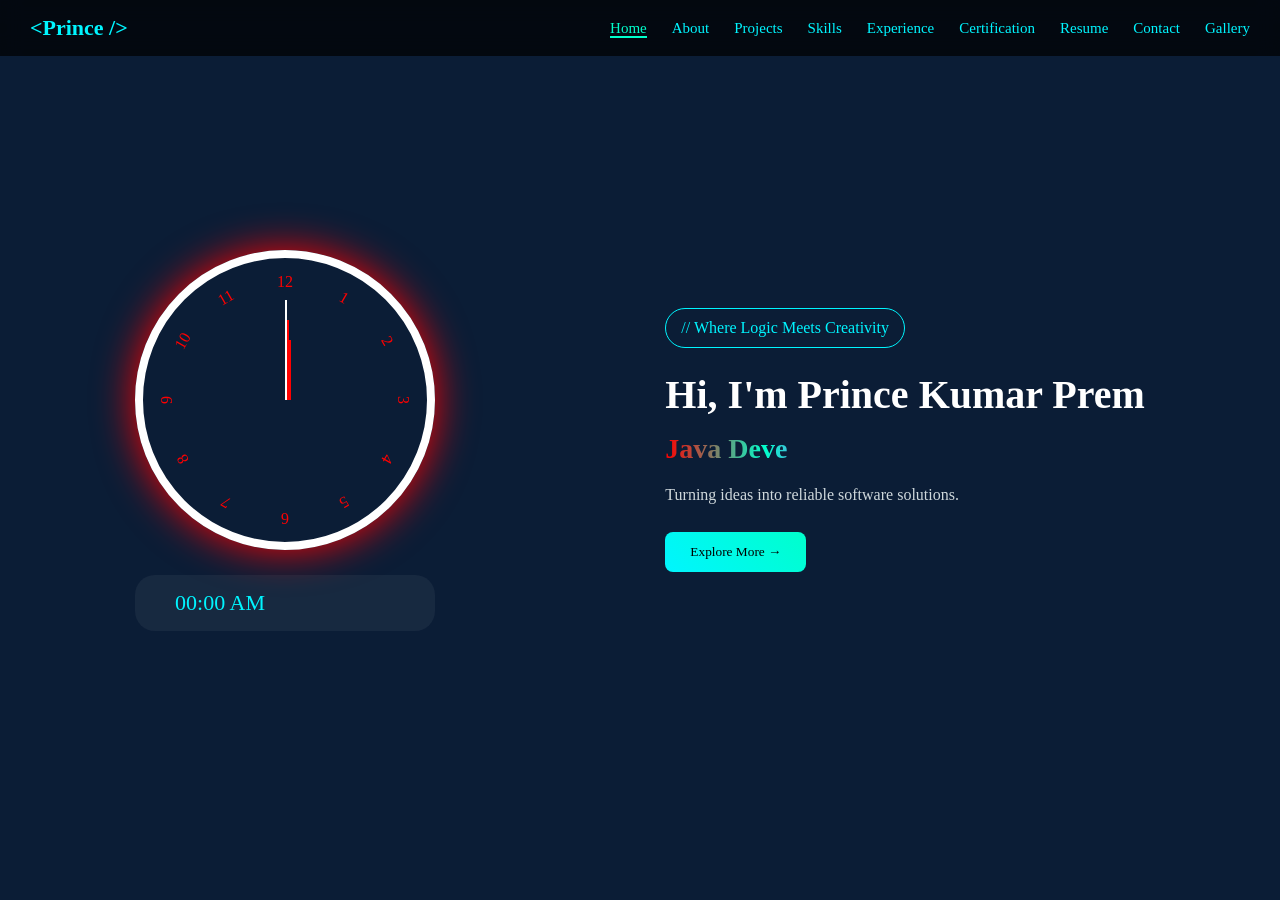
<file: index.html>
<!DOCTYPE html>
<html lang="en">

<head>
    <meta charset="UTF-8">
    <meta name="viewport" content="width=device-width, initial-scale=1.0">
    <title>Prince Prem | Portfolio</title>
    <link rel="stylesheet" href="index.css">
</head>

<body>

    <!-- NAVBAR -->
    <nav class="navbar">
        <div class="logo">&lt;Prince /&gt;</div>

        <div class="menu-toggle" id="menu-toggle">☰</div>

        <ul id="nav-links">
            <li><a href="index.html" class="active">Home</a></li>
            <li><a href="about.html">About</a></li>
            <li><a href="project.html">Projects</a></li>
            <li><a href="skill.html">Skills</a></li>
            <li><a href="exp.html">Experience</a></li>
            <li><a href="certify.html">Certification</a></li>
            <li><a href="res.html">Resume</a></li>
            <li><a href="cont.html">Contact</a></li>
            <li><a href="gall.html">Gallery</a></li>
        </ul>
    </nav>

    <!-- HOME -->
    <section class="home">

        <!-- CLOCK -->
        <div class="clock-box">
            <div class="clock">
                <div class="numbers">
                    <span style="--i:1">1</span>
                    <span style="--i:2">2</span>
                    <span style="--i:3">3</span>
                    <span style="--i:4">4</span>
                    <span style="--i:5">5</span>
                    <span style="--i:6">6</span>
                    <span style="--i:7">7</span>
                    <span style="--i:8">8</span>
                    <span style="--i:9">9</span>
                    <span style="--i:10">10</span>
                    <span style="--i:11">11</span>
                    <span style="--i:12">12</span>
                </div>

                <div class="hand hour" id="hour"></div>
                <div class="hand minute" id="minute"></div>
                <div class="hand second" id="second"></div>
            </div>

            <div class="digital" id="digital">00:00 AM</div>
        </div>

        <!-- CONTENT -->
        <div class="content">
            <span class="tag">// Where Logic Meets Creativity</span>

            <h1>Hi, I'm Prince Kumar Prem</h1>

            <h2 class="typing">
                <span id="typing"></span>
            </h2>

            <p>Turning ideas into reliable software solutions.</p>

            <button class="btn">Explore More →</button>
        </div>

    </section>

    <!-- 🔥 MOVING TEXT -->
    <div class="heartbeat">
        <div class="name">
            Prince Kumar Prem • Developer • Designer • Creator •
            Prince Kumar Prem • Developer • Designer • Creator •
            Prince Kumar Prem • Developer • Designer • Creator •
        </div>
    </div>

    <!-- JS -->
    <script>
        // CLOCK
        function updateClock() {
            let now = new Date();

            let h = now.getHours();
            let m = now.getMinutes();
            let s = now.getSeconds();

            let hourDeg = (h % 12) * 30 + m * 0.5;
            let minDeg = m * 6;
            let secDeg = s * 6;

            document.getElementById("hour").style.transform = `rotate(${hourDeg}deg)`;
            document.getElementById("minute").style.transform = `rotate(${minDeg}deg)`;
            document.getElementById("second").style.transform = `rotate(${secDeg}deg)`;

            let ampm = h >= 12 ? "PM" : "AM";
            let hh = h % 12 || 12;
            let mm = m < 10 ? "0" + m : m;

            document.getElementById("digital").innerText = `${hh}:${mm} ${ampm}`;
        }
        setInterval(updateClock, 1000);

        // TYPING
        const roles = ["Java Developer", "Android App Developer", "Website Developer"];
        let i = 0, j = 0, current = "", del = false;

        function typing() {
            let txt = roles[i];

            if (!del) current = txt.substring(0, j++);
            else current = txt.substring(0, j--);

            document.getElementById("typing").innerText = current;

            if (!del && j == txt.length) {
                del = true;
                setTimeout(typing, 1000);
                return;
            }

            if (del && j == 0) {
                del = false;
                i = (i + 1) % roles.length;
            }

            setTimeout(typing, del ? 50 : 100);
        }
        typing();

        // MENU
        const menuToggle = document.getElementById("menu-toggle");
        const navLinks = document.getElementById("nav-links");

        menuToggle.onclick = () => {
            navLinks.classList.toggle("active");
        };
    </script>

</body>

</html>
</file>
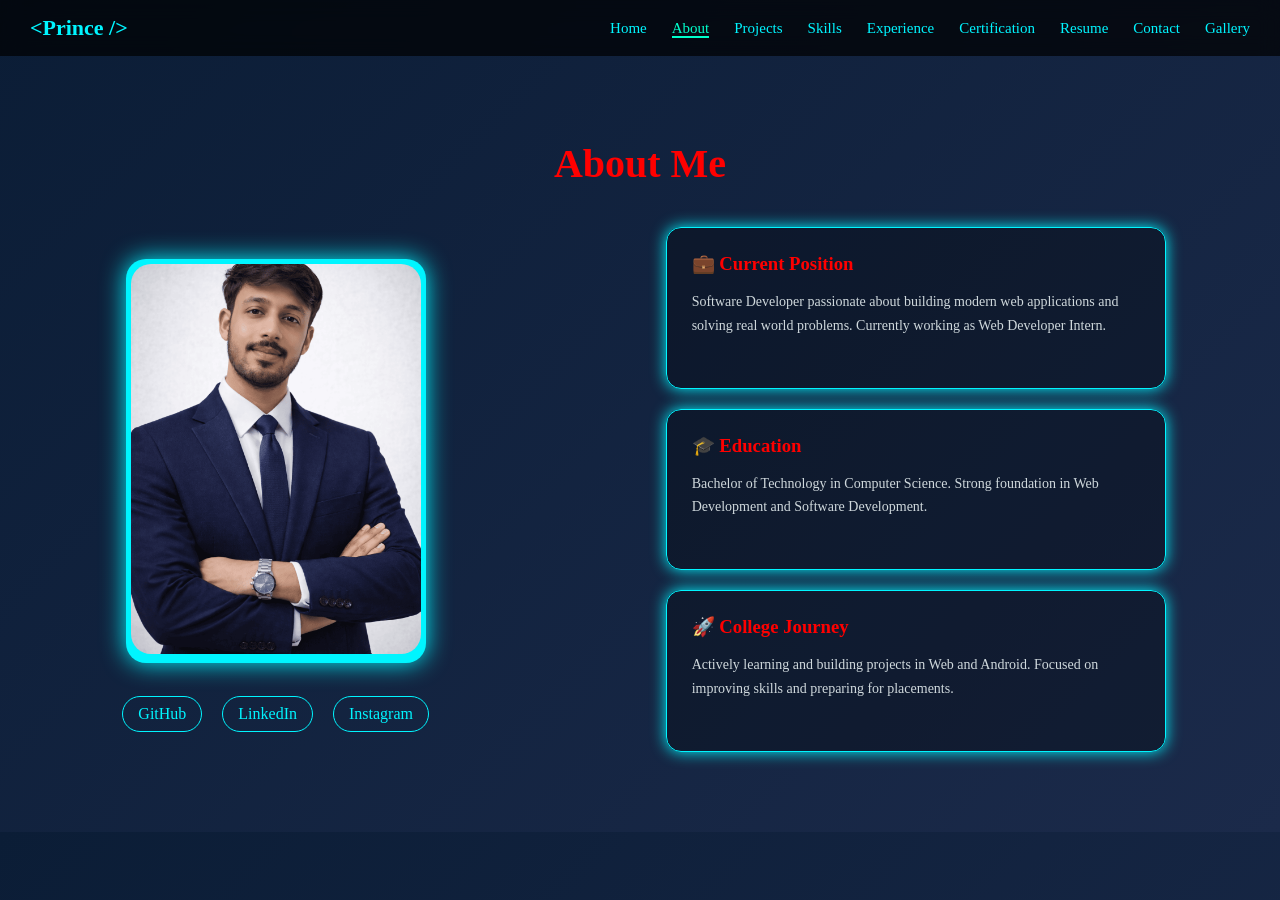
<file: about.html>
<!DOCTYPE html>
<html lang="en">

<head>
    <meta charset="UTF-8">

    <!-- 🔥 MOST IMPORTANT (MOBILE FIX) -->
    <meta name="viewport" content="width=device-width, initial-scale=1.0">

    <title>About - Prince</title>

    <!-- पहले common CSS -->
    <link rel="stylesheet" href="index.css">

    <!-- फिर page CSS -->
    <link rel="stylesheet" href="about.css">
</head>

<body>

    <!-- NAVBAR -->
    <nav class="navbar">
        <div class="logo">&lt;Prince /&gt;</div>

        <!-- ☰ MENU BUTTON -->
        <div class="menu-toggle" id="menu-toggle">☰</div>

        <ul id="nav-links">
            <li><a href="index.html">Home</a></li>
            <li><a href="about.html" class="active">About</a></li>
            <li><a href="project.html">Projects</a></li>
            <li><a href="skill.html">Skills</a></li>
            <li><a href="exp.html">Experience</a></li>
            <li><a href="certify.html">Certification</a></li>
            <li><a href="res.html">Resume</a></li>
            <li><a href="cont.html">Contact</a></li>
            <li><a href="gall.html">Gallery</a></li>
        </ul>
    </nav>

    <!-- ABOUT SECTION -->
    <section class="about">

        <h1>About Me</h1>

        <div class="about-container">

            <!-- LEFT SIDE -->
            <div class="left">

                <div class="image-box">
                    <img src="images/prince.png" alt="profile">
                </div>

                <div class="social">
                    <a href="https://github.com/princekumarprem">GitHub</a>
                    <a href="https://www.linkedin.com/in/prince-kumar-2a645b267/">LinkedIn</a>
                    <a href="https://www.instagram.com/prince_kumar_prem31/">Instagram</a>
                </div>

            </div>

            <!-- RIGHT SIDE -->
            <div class="right">

                <div class="card">
                    <h3>💼 Current Position</h3>
                    <p>
                        Software Developer passionate about building modern web
                        applications and solving real world problems. Currently
                        working as Web Developer Intern.
                    </p>
                </div>

                <div class="card">
                    <h3>🎓 Education</h3>
                    <p>
                        Bachelor of Technology in Computer Science. Strong
                        foundation in Web Development and Software Development.
                    </p>
                </div>

                <div class="card">
                    <h3>🚀 College Journey</h3>
                    <p>
                        Actively learning and building projects in Web and Android.
                        Focused on improving skills and preparing for placements.
                    </p>
                </div>

            </div>

        </div>

    </section>

    <script src="script.js"></script>

</body>

</html>
</file>
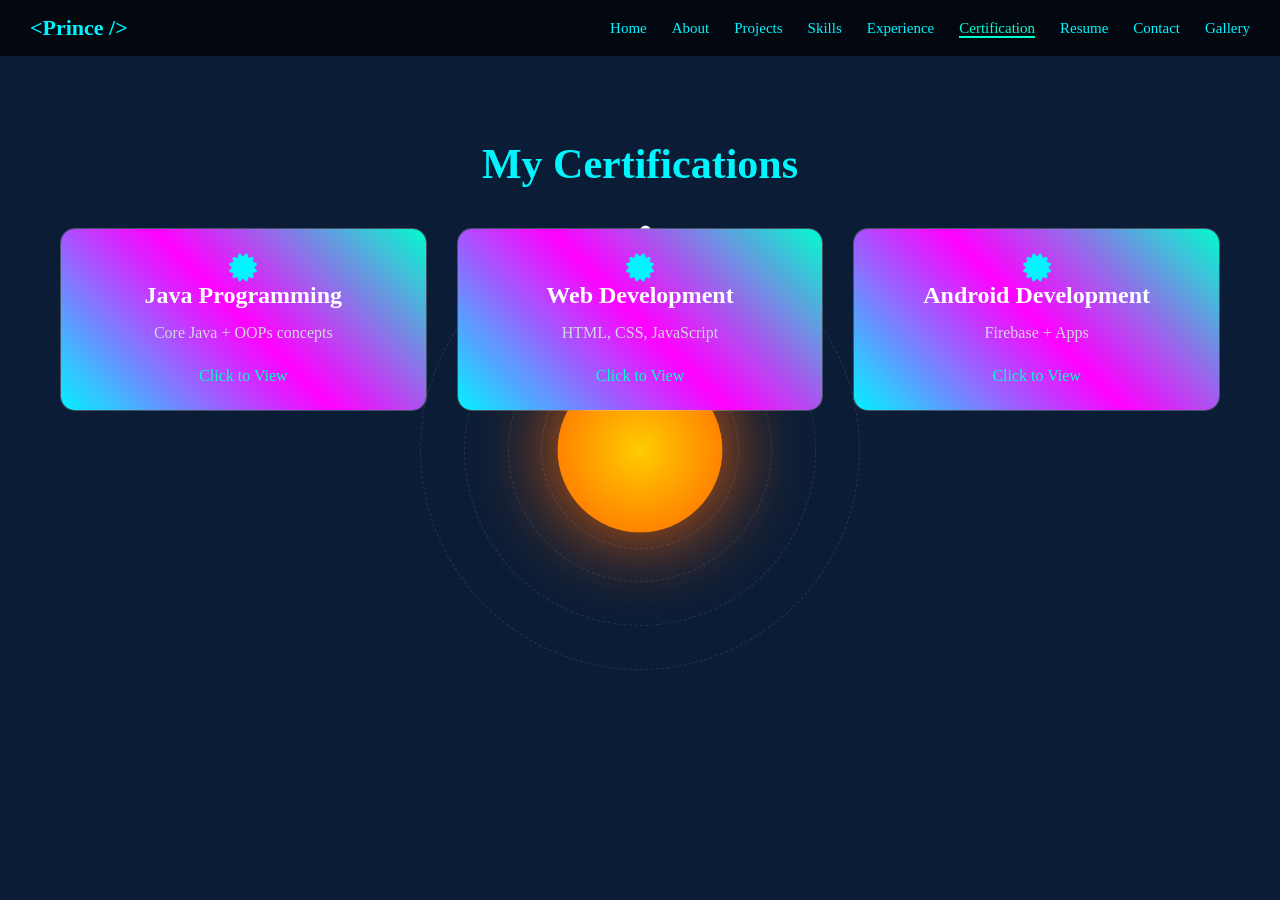
<file: certify.html>
<!DOCTYPE html>
<html lang="en">

<head>
    <meta charset="UTF-8">

    <!-- 🔥 MOST IMPORTANT (mobile fix) -->
    <meta name="viewport" content="width=device-width, initial-scale=1.0">

    <title>Certifications</title>

    <link rel="stylesheet" href="certify.css">
    <link rel="stylesheet" href="index.css">

    <!-- Icons -->
    <link rel="stylesheet" href="https://cdnjs.cloudflare.com/ajax/libs/font-awesome/6.5.0/css/all.min.css">
</head>

<body>

    <!-- 🌌 SOLAR SYSTEM BACKGROUND -->
    <div class="solar-system">
        <div class="sun"></div>

        <div class="orbit mercury">
            <div class="planet"></div>
        </div>
        <div class="orbit venus">
            <div class="planet"></div>
        </div>
        <div class="orbit earth">
            <div class="planet"></div>
        </div>
        <div class="orbit mars">
            <div class="planet"></div>
        </div>
    </div>

    <!-- 🔷 NAVBAR -->
    <nav class="navbar">
        <div class="logo">&lt;Prince /&gt;</div>

        <div class="menu-toggle" id="menu-toggle">☰</div>

        <ul id="nav-links">
            <li><a href="index.html">Home</a></li>
            <li><a href="about.html">About</a></li>
            <li><a href="project.html">Projects</a></li>
            <li><a href="skill.html">Skills</a></li>
            <li><a href="exp.html">Experience</a></li>
            <li><a href="certify.html" class="active">Certification</a></li>
            <li><a href="res.html">Resume</a></li>
            <li><a href="cont.html">Contact</a></li>
            <li><a href="gall.html">Gallery</a></li>
        </ul>
    </nav>

    <!-- 🔥 Certification Section -->
    <section class="cert-section">
        <h1>My Certifications</h1>

        <div class="cert-container">

            <!-- Card 1 -->
            <a href="certificates/java.pdf" target="_blank" class="cert-card">
                <i class="fa-solid fa-certificate"></i>
                <h2>Java Programming</h2>
                <p>Core Java + OOPs concepts</p>
                <span>Click to View</span>
            </a>

            <!-- Card 2 -->
            <a href="certificates/web.pdf" target="_blank" class="cert-card">
                <i class="fa-solid fa-certificate"></i>
                <h2>Web Development</h2>
                <p>HTML, CSS, JavaScript</p>
                <span>Click to View</span>
            </a>

            <!-- Card 3 -->
            <a href="certificates/android.pdf" target="_blank" class="cert-card">
                <i class="fa-solid fa-certificate"></i>
                <h2>Android Development</h2>
                <p>Firebase + Apps</p>
                <span>Click to View</span>
            </a>

        </div>
    </section>

    <script src="script.js"></script>
</body>

</html>
</file>
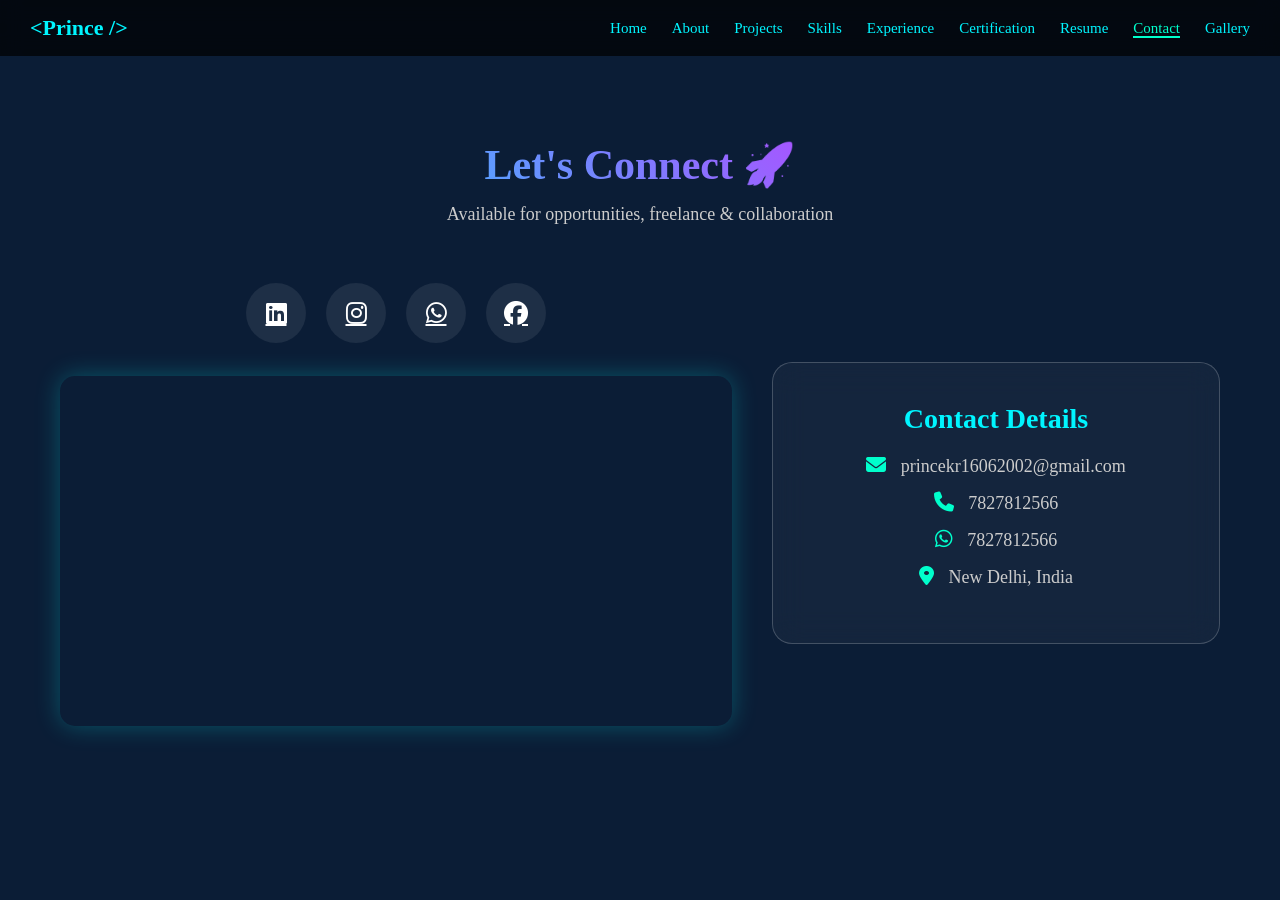
<file: cont.html>
<!DOCTYPE html>
<html lang="en">

<head>
    <meta charset="UTF-8">

    <!-- 🔥 MOST IMPORTANT -->
    <meta name="viewport" content="width=device-width, initial-scale=1.0">

    <title>Contact Me</title>

    <link rel="stylesheet" href="cont.css">
    <link rel="stylesheet" href="index.css">

    <!-- Icons -->
    <link rel="stylesheet" href="https://cdnjs.cloudflare.com/ajax/libs/font-awesome/6.5.0/css/all.min.css">
</head>

<body>

    <!-- 🔷 Navbar -->
    <nav class="navbar">
        <div class="logo">&lt;Prince /&gt;</div>

        <div class="menu-toggle" id="menu-toggle">☰</div>

        <ul id="nav-links">
            <li><a href="index.html">Home</a></li>
            <li><a href="about.html">About</a></li>
            <li><a href="project.html">Projects</a></li>
            <li><a href="skill.html">Skills</a></li>
            <li><a href="exp.html">Experience</a></li>
            <li><a href="certify.html">Certification</a></li>
            <li><a href="res.html">Resume</a></li>
            <li><a href="cont.html" class="active">Contact</a></li>
            <li><a href="gall.html">Gallery</a></li>
        </ul>
    </nav>

    <!-- 🔥 Contact Section -->
    <section class="contact">

        <h1>Let's Connect 🚀</h1>
        <p>Available for opportunities, freelance & collaboration</p>

        <div class="contact-box">

            <!-- LEFT -->
            <div class="left">

                <!-- Social Icons -->
                <div class="socials">
                    <a href="#"><i class="fab fa-linkedin"></i></a>
                    <a href="#"><i class="fab fa-instagram"></i></a>
                    <a href="https://wa.me/917827812566"><i class="fab fa-whatsapp"></i></a>
                    <a href="#"><i class="fab fa-facebook"></i></a>
                </div>

                <!-- Map -->
                <div class="map">
                    <iframe src="https://www.google.com/maps?q=New+Delhi&output=embed" loading="lazy">
                    </iframe>
                </div>

            </div>

            <!-- RIGHT -->
            <div class="right">

                <div class="info-card">

                    <h2>Contact Details</h2>

                    <p><i class="fas fa-envelope"></i> princekr16062002@gmail.com</p>

                    <p><i class="fas fa-phone"></i> 7827812566</p>

                    <p><i class="fab fa-whatsapp"></i> 7827812566</p>

                    <p><i class="fas fa-map-marker-alt"></i> New Delhi, India</p>

                </div>

            </div>

        </div>

    </section>

    <script src="script.js"></script>
</body>

</html>
</file>
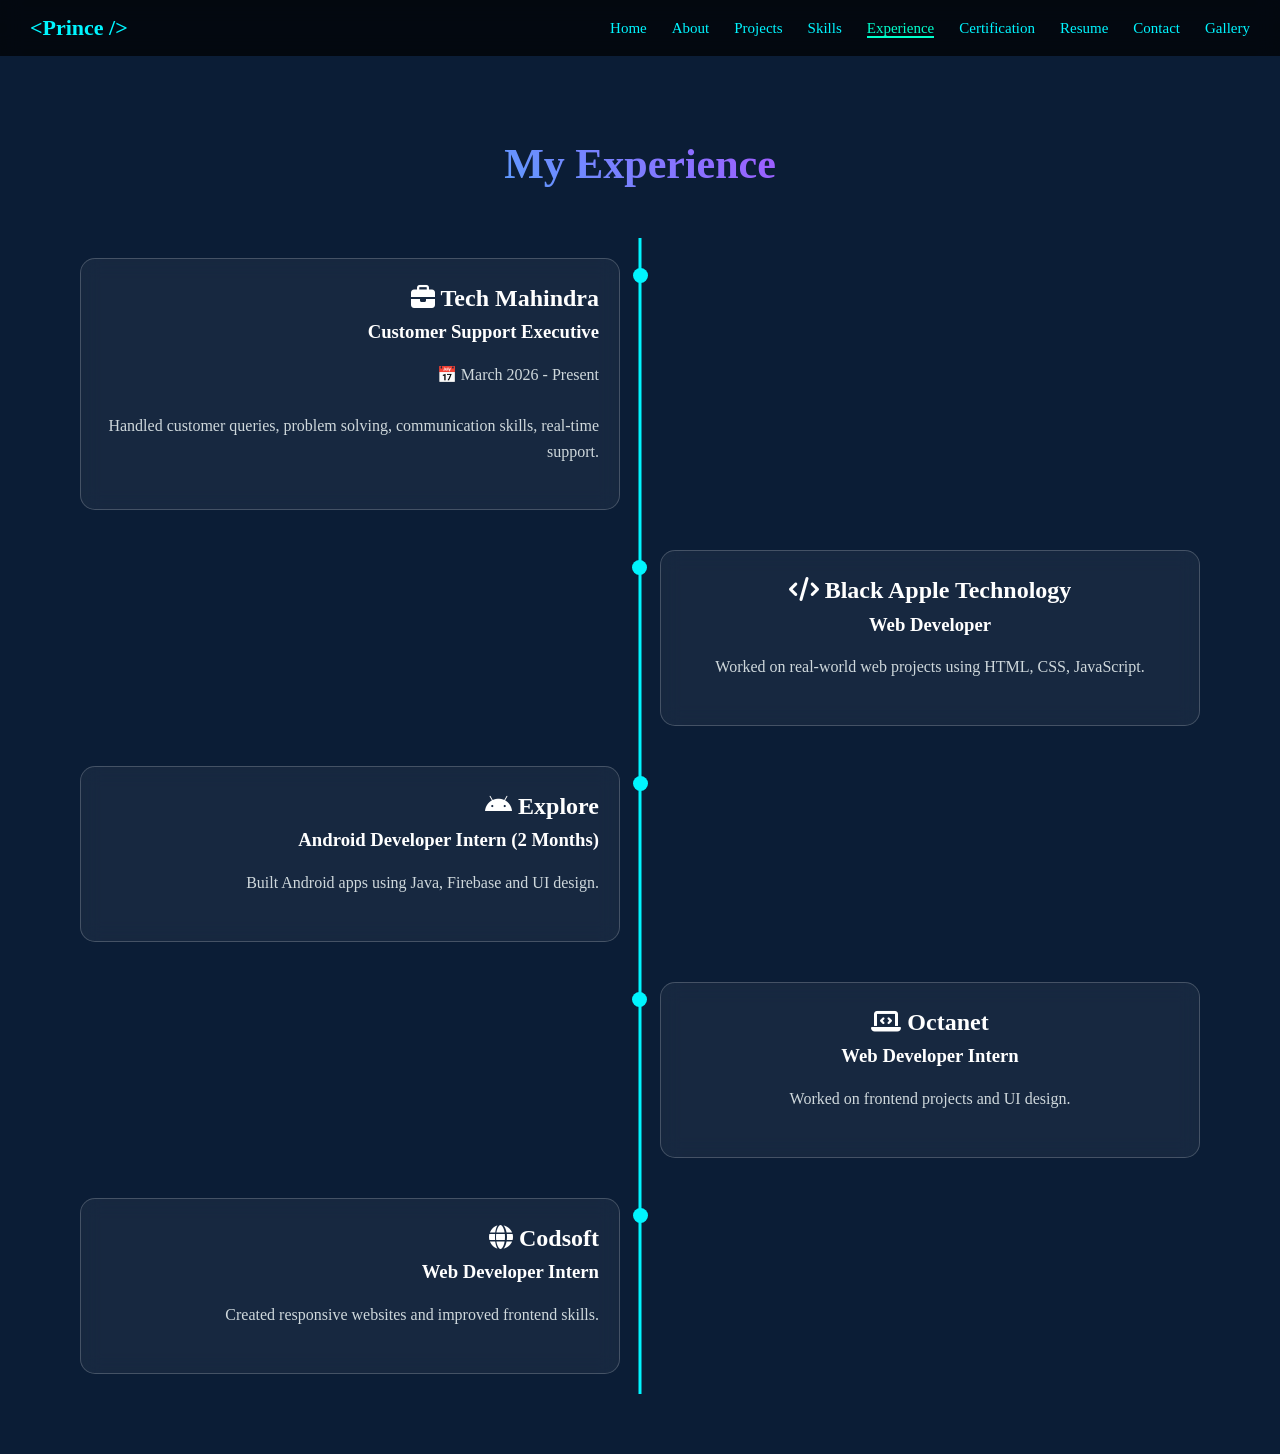
<file: exp.html>
<!DOCTYPE html>
<html lang="en">

<head>
    <meta charset="UTF-8">

    <!-- 🔥 MOST IMPORTANT (mobile fix) -->
    <meta name="viewport" content="width=device-width, initial-scale=1.0">

    <title>Experience</title>

    <link rel="stylesheet" href="exp.css">
    <link rel="stylesheet" href="index.css">

    <!-- Icons -->
    <link rel="stylesheet" href="https://cdnjs.cloudflare.com/ajax/libs/font-awesome/6.5.0/css/all.min.css">
</head>

<body>

    <!-- 🌌 Background -->
    <div class="stars"></div>
    <div class="stars2"></div>
    <div class="stars3"></div>

    <!-- 🔷 Navbar -->
    <nav class="navbar">
        <div class="logo">&lt;Prince /&gt;</div>

        <!-- ☰ MENU BUTTON -->
        <div class="menu-toggle" id="menu-toggle">☰</div>

        <ul id="nav-links">
            <li><a href="index.html">Home</a></li>
            <li><a href="about.html">About</a></li>
            <li><a href="project.html">Projects</a></li>
            <li><a href="skill.html">Skills</a></li>
            <li><a href="exp.html" class="active">Experience</a></li>
            <li><a href="certify.html">Certification</a></li>
            <li><a href="res.html">Resume</a></li>
            <li><a href="cont.html">Contact</a></li>
            <li><a href="gall.html">Gallery</a></li>
        </ul>
    </nav>

    <!-- 🔥 Experience Section -->
    <section class="exp-section">
        <h1>My Experience</h1>

        <div class="timeline">

            <div class="timeline-item">
                <div class="content">
                    <h2><i class="fa-solid fa-briefcase"></i> Tech Mahindra</h2>
                    <h3>Customer Support Executive</h3>
                    <p>📅 March 2026 - Present</p>
                    <p>Handled customer queries, problem solving, communication skills, real-time support.</p>
                </div>
            </div>

            <div class="timeline-item">
                <div class="content">
                    <h2><i class="fa-solid fa-code"></i> Black Apple Technology</h2>
                    <h3>Web Developer</h3>
                    <p>Worked on real-world web projects using HTML, CSS, JavaScript.</p>
                </div>
            </div>

            <div class="timeline-item">
                <div class="content">
                    <h2><i class="fa-brands fa-android"></i> Explore</h2>
                    <h3>Android Developer Intern (2 Months)</h3>
                    <p>Built Android apps using Java, Firebase and UI design.</p>
                </div>
            </div>

            <div class="timeline-item">
                <div class="content">
                    <h2><i class="fa-solid fa-laptop-code"></i> Octanet</h2>
                    <h3>Web Developer Intern</h3>
                    <p>Worked on frontend projects and UI design.</p>
                </div>
            </div>

            <div class="timeline-item">
                <div class="content">
                    <h2><i class="fa-solid fa-globe"></i> Codsoft</h2>
                    <h3>Web Developer Intern</h3>
                    <p>Created responsive websites and improved frontend skills.</p>
                </div>
            </div>

        </div>
    </section>

    <script src="script.js"></script>
</body>

</html>
</file>
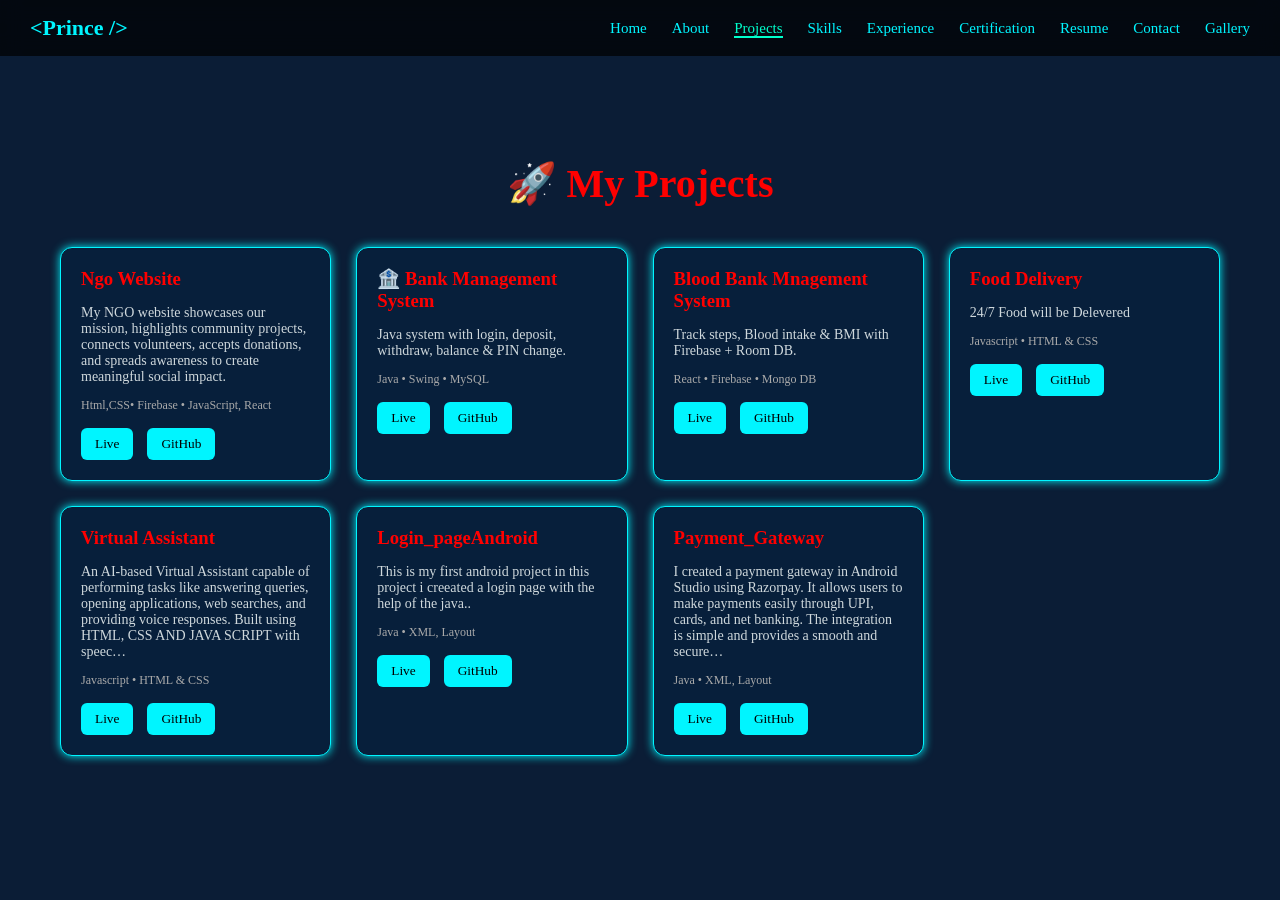
<file: project.html>
<!DOCTYPE html>
<html lang="en">

<head>
    <meta charset="UTF-8">

    <!-- 🔥 MUST FOR MOBILE -->
    <meta name="viewport" content="width=device-width, initial-scale=1.0">

    <title>Projects - Prince Prem</title>

    <!-- COMMON CSS -->
    <link rel="stylesheet" href="index.css">

    <!-- PAGE CSS -->
    <link rel="stylesheet" href="project.css">
</head>

<body>

    <!-- ================= NAVBAR ================= -->
    <nav class="navbar">

        <div class="logo">&lt;Prince /&gt;</div>

        <!-- ☰ HAMBURGER -->
        <div class="menu-toggle" id="menu-toggle">☰</div>

        <ul id="nav-links">
            <li><a href="index.html">Home</a></li>
            <li><a href="about.html">About</a></li>
            <li><a href="project.html" class="active">Projects</a></li>
            <li><a href="skill.html">Skills</a></li>
            <li><a href="exp.html">Experience</a></li>
            <li><a href="certify.html">Certification</a></li>
            <li><a href="res.html">Resume</a></li>
            <li><a href="cont.html">Contact</a></li>
            <li><a href="gall.html">Gallery</a></li>
        </ul>

    </nav>

    <!-- ================= PROJECT SECTION ================= -->
    <section class="projects">

        <h1>🚀 My Projects</h1>

        <div class="project-container">

            <!-- PROJECT 1 -->
            <div class="card">
                <h3>Ngo Website</h3>
                <p>My NGO website showcases our mission, highlights community projects, connects volunteers, accepts
                    donations, and spreads awareness to create meaningful social impact.
                </p>
                <span>Html,CSS• Firebase • JavaScript, React</span>

                <div class="btns">
                    <button onclick="window.open('https://ngo-k51c.onrender.com/')">Live</button>
                    <button onclick="window.open('https://github.com/princekumarprem/Ngo_Project.git')">GitHub</button>
                </div>
            </div>

            <!-- PROJECT 2 -->
            <div class="card">
                <h3>🏦 Bank Management System</h3>
                <p>Java system with login, deposit, withdraw, balance & PIN change.</p>
                <span>Java • Swing • MySQL</span>

                <div class="btns">
                    <button
                        onclick="window.open('https://github.com/princekumarprem/Bank-Management-System-BMS-.git')">Live</button>
                    <button
                        onclick="window.open('https://github.com/princekumarprem/Bank-Management-System-BMS-.git')">GitHub</button>
                </div>
            </div>

            <!-- PROJECT 3 -->
            <div class="card">
                <h3>Blood Bank Mnagement System</h3>
                <p>Track steps, Blood intake & BMI with Firebase + Room DB.</p>
                <span>React • Firebase • Mongo DB</span>

                <div class="btns">
                    <button onclick="window.open('https://github.com/princekumarprem/Blood_bank.git')">Live</button>
                    <button onclick="window.open('https://github.com/princekumarprem/Blood_bank.git')">GitHub</button>
                </div>
            </div>

            <!-- PROJECT 4 -->
            <div class="card">
                <h3>Food Delivery</h3>
                <p>24/7 Food will be Delevered</p>
                <span>Javascript • HTML & CSS</span>

                <div class="btns">
                    <button onclick="window.open('https://github.com/princekumarprem/Food_Delivery.git')">Live</button>
                    <button
                        onclick="window.open('https://github.com/princekumarprem/Food_Delivery.git')">GitHub</button>
                </div>
            </div>

            <!-- PROJECT 5 -->
            <div class="card">
                <h3>Virtual Assistant</h3>
                <p>An AI-based Virtual Assistant capable of performing tasks like answering queries, opening
                    applications, web searches, and providing voice responses. Built using HTML, CSS AND JAVA SCRIPT
                    with speec…</p>
                <span>Javascript • HTML & CSS</span>

                <div class="btns">
                    <button
                        onclick="window.open('https://github.com/princekumarprem/Virtual_Assistance.git')">Live</button>
                    <button
                        onclick="window.open('https://github.com/princekumarprem/Virtual_Assistance.git')">GitHub</button>
                </div>
            </div>
            <!-- PROJECT 5 -->
            <div class="card">
                <h3>Login_pageAndroid</h3>
                <p>This is my first android project in this project i creeated a login page with the help of the java..
                </p>
                <span>Java • XML, Layout</span>

                <div class="btns">
                    <button
                        onclick="window.open('https://github.com/princekumarprem/login_pageAndroid-.git')">Live</button>
                    <button
                        onclick="window.open('https://github.com/princekumarprem/login_pageAndroid-.git')">GitHub</button>
                </div>
            </div>

            <!-- PROJECT 6-->
            <div class="card">
                <h3>Payment_Gateway</h3>
                <p>I created a payment gateway in Android Studio using Razorpay. It allows users to make payments easily
                    through UPI, cards, and net banking. The integration is simple and provides a smooth and secure…
                </p>
                <span>Java • XML, Layout</span>

                <div class="btns">
                    <button onclick="window.open('https://github.com/princekumarprem/Easy_pay.git')">Live</button>
                    <button onclick="window.open('https://github.com/princekumarprem/Easy_pay.git')">GitHub</button>
                </div>
            </div>
        </div>

    </section>

    <!-- ================= SCRIPT ================= -->
    <script src="script.js"></script>

</body>

</html>
</file>
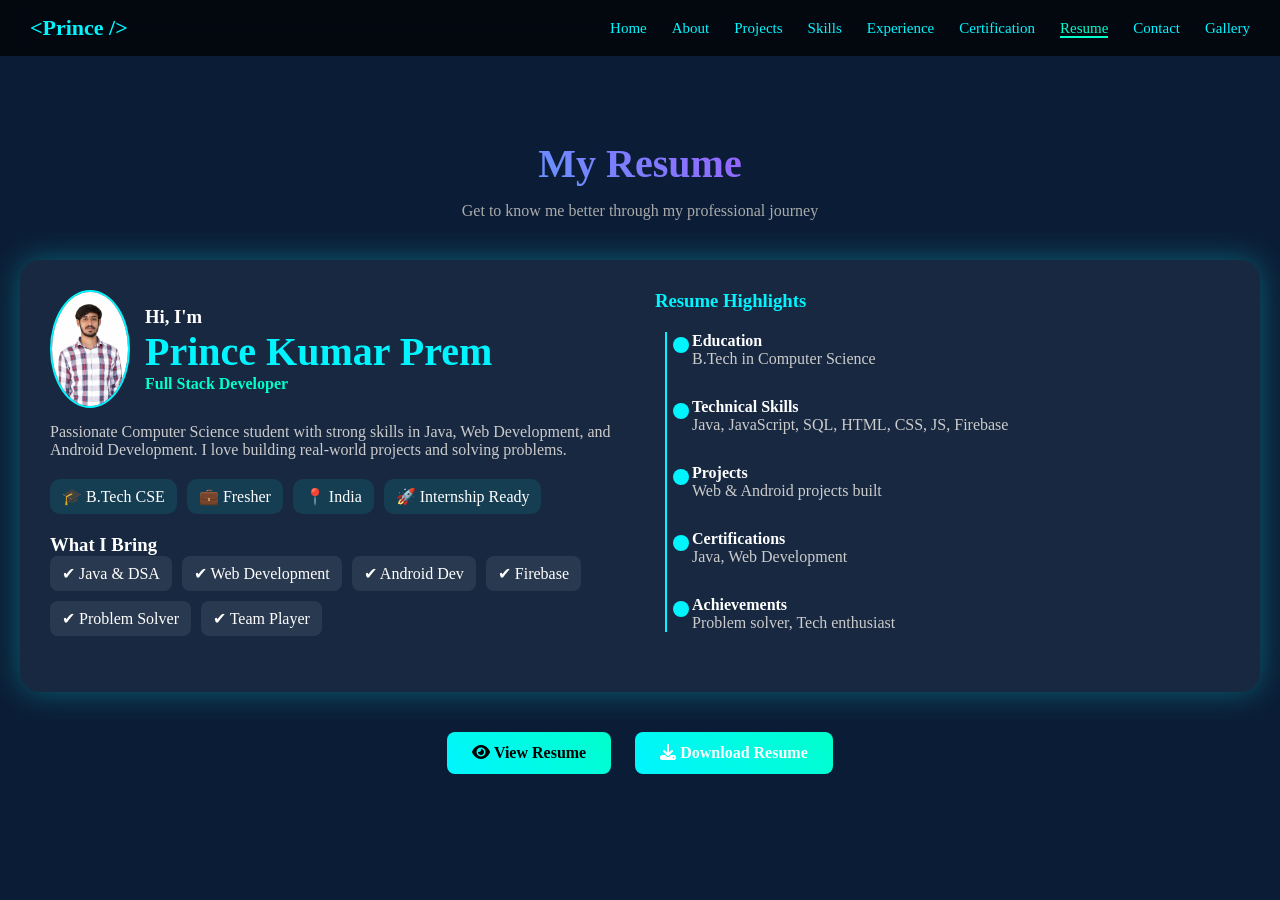
<file: res.html>
<!DOCTYPE html>
<html lang="en">

<head>
    <meta charset="UTF-8">
    <meta name="viewport" content="width=device-width, initial-scale=1.0">
    <title>Resume - Prince Kumar Prem</title>

    <link rel="stylesheet" href="res.css">
    <link rel="stylesheet" href="index.css">

    <!-- Icons -->
    <link rel="stylesheet" href="https://cdnjs.cloudflare.com/ajax/libs/font-awesome/6.5.0/css/all.min.css">
</head>

<body>

    <!-- 🔷 Navbar -->
    <nav class="navbar">
        <div class="logo">&lt;Prince /&gt;</div>
        <div class="menu-toggle" id="menu-toggle">☰</div>

        <ul id="nav-links">
            <li><a href="index.html">Home</a></li>
            <li><a href="about.html">About</a></li>
            <li><a href="project.html">Projects</a></li>
            <li><a href="skill.html">Skills</a></li>
            <li><a href="exp.html">Experience</a></li>
            <li><a href="certify.html">Certification</a></li>
            <li><a href="res.html" class="active">Resume</a></li>
            <li><a href="cont.html">Contact</a></li>
            <li><a href="gall.html">Gallery</a></li>
        </ul>
    </nav>

    <!-- 🌌 Background Stars -->
    <div class="stars"></div>
    <div class="stars2"></div>
    <div class="stars3"></div>

    <!-- 🔥 Resume Section -->
    <section class="resume-section">

        <h1 class="title">My Resume</h1>
        <p class="subtitle">Get to know me better through my professional journey</p>

        <div class="resume-card">

            <!-- LEFT -->
            <div class="left">

                <div class="profile">
                    <img src="images/pkp.png" alt="profile">
                    <div>
                        <h3>Hi, I'm</h3>
                        <h1>Prince Kumar Prem</h1>
                        <h4>Full Stack Developer</h4>
                    </div>
                </div>

                <p class="intro">
                    Passionate Computer Science student with strong skills in Java, Web Development,
                    and Android Development. I love building real-world projects and solving problems.
                </p>

                <!-- badges -->
                <div class="badges">
                    <div>🎓 B.Tech CSE</div>
                    <div>💼 Fresher</div>
                    <div>📍 India</div>
                    <div>🚀 Internship Ready</div>
                </div>

                <!-- skills -->
                <h3 class="small-title">What I Bring</h3>
                <div class="skills">
                    <span>✔ Java & DSA</span>
                    <span>✔ Web Development</span>
                    <span>✔ Android Dev</span>
                    <span>✔ Firebase</span>
                    <span>✔ Problem Solver</span>
                    <span>✔ Team Player</span>
                </div>

            </div>

            <!-- RIGHT -->
            <div class="right">

                <h3 class="highlight-title">Resume Highlights</h3>

                <div class="timeline">

                    <div class="item">
                        <span></span>
                        <div>
                            <h4>Education</h4>
                            <p>B.Tech in Computer Science</p>
                        </div>
                    </div>

                    <div class="item">
                        <span></span>
                        <div>
                            <h4>Technical Skills</h4>
                            <p>Java, JavaScript, SQL, HTML, CSS, JS, Firebase</p>
                        </div>
                    </div>

                    <div class="item">
                        <span></span>
                        <div>
                            <h4>Projects</h4>
                            <p>Web & Android projects built</p>
                        </div>
                    </div>

                    <div class="item">
                        <span></span>
                        <div>
                            <h4>Certifications</h4>
                            <p>Java, Web Development</p>
                        </div>
                    </div>

                    <div class="item">
                        <span></span>
                        <div>
                            <h4>Achievements</h4>
                            <p>Problem solver, Tech enthusiast</p>
                        </div>
                    </div>

                </div>

            </div>

        </div>

        <!-- 🔘 Buttons -->
        <div class="resume-actions">
            <a href="resume/prince.pdf" target="_blank" class="btn view">
                <i class="fa-solid fa-eye"></i> View Resume
            </a>

            <a href="resume/prince.pdf" download class="btn download">
                <i class="fa-solid fa-download"></i> Download Resume
            </a>
        </div>

    </section>

    <script src="script.js"></script>
</body>

</html>
</file>
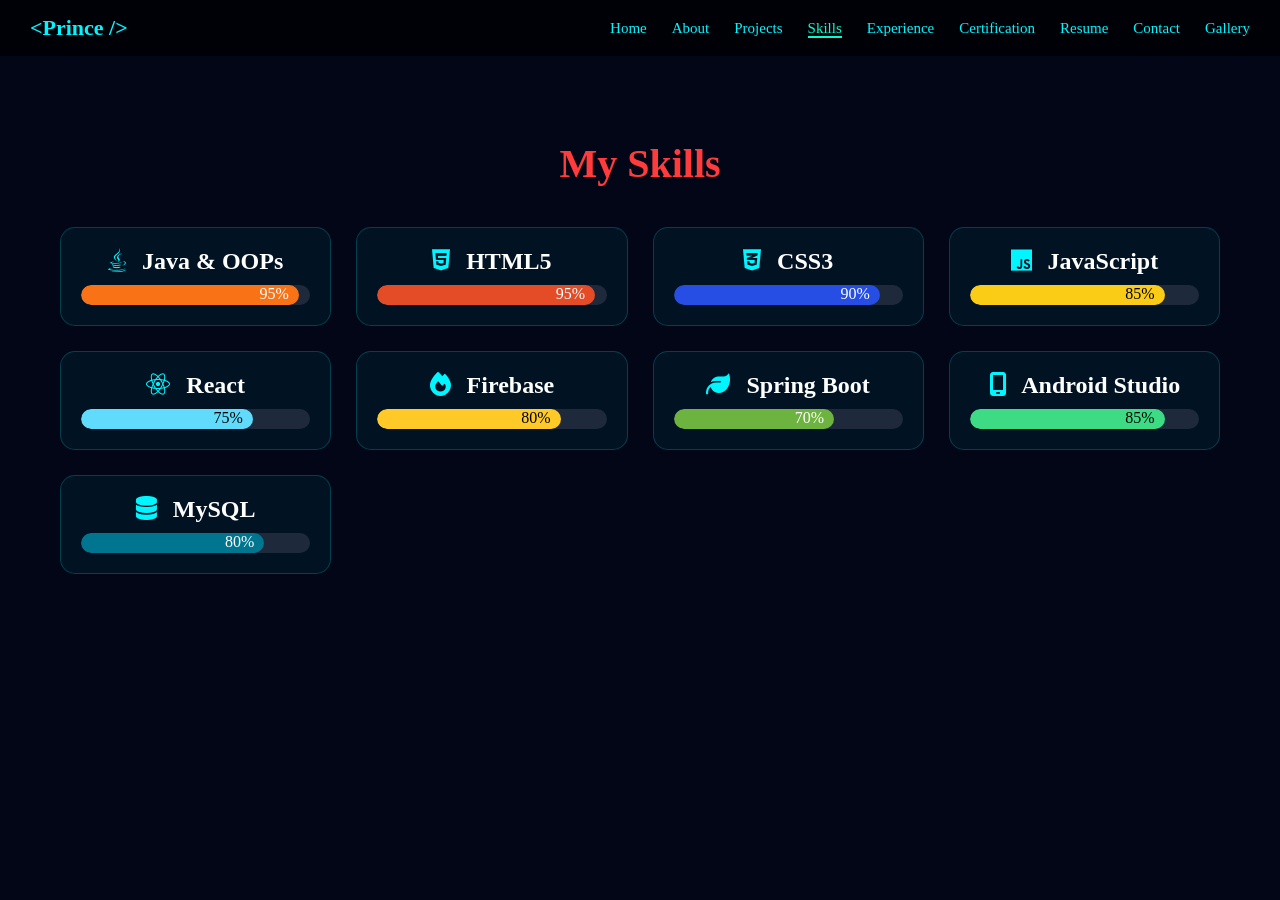
<file: skill.html>
<!DOCTYPE html>
<html lang="en">

<head>
    <meta charset="UTF-8">

    <!-- 🔥 MOST IMPORTANT (mobile fix) -->
    <meta name="viewport" content="width=device-width, initial-scale=1.0">

    <title>Skills</title>

    <!-- 🔥 ORDER IMPORTANT -->
    <link rel="stylesheet" href="index.css">
    <link rel="stylesheet" href="skill.css">

    <link rel="stylesheet" href="https://cdnjs.cloudflare.com/ajax/libs/font-awesome/6.5.0/css/all.min.css">
</head>

<body>

    <!-- ⭐ Background -->
    <div class="stars"></div>
    <div class="stars2"></div>
    <div class="stars3"></div>

    <!-- NAVBAR -->
    <nav class="navbar">
        <div class="logo">&lt;Prince /&gt;</div>

        <!-- ☰ MENU -->
        <div class="menu-toggle" id="menu-toggle">☰</div>

        <ul id="nav-links">
            <li><a href="index.html">Home</a></li>
            <li><a href="about.html">About</a></li>
            <li><a href="project.html">Projects</a></li>
            <li><a href="skill.html" class="active">Skills</a></li>
            <li><a href="exp.html">Experience</a></li>
            <li><a href="certify.html">Certification</a></li>
            <li><a href="res.html">Resume</a></li>
            <li><a href="cont.html">Contact</a></li>
            <li><a href="gall.html">Gallery</a></li>
        </ul>
    </nav>

    <!-- SKILLS -->
    <section class="skills-section">
        <h1>My Skills</h1>

        <div class="skills-container">

            <div class="skill-card">
                <h2><i class="fa-brands fa-java"></i> Java & OOPs</h2>
                <div class="progress">
                    <div class="bar java">95%</div>
                </div>
            </div>

            <div class="skill-card">
                <h2><i class="fa-brands fa-html5"></i> HTML5</h2>
                <div class="progress">
                    <div class="bar html">95%</div>
                </div>
            </div>

            <div class="skill-card">
                <h2><i class="fa-brands fa-css3-alt"></i> CSS3</h2>
                <div class="progress">
                    <div class="bar css">90%</div>
                </div>
            </div>

            <div class="skill-card">
                <h2><i class="fa-brands fa-js"></i> JavaScript</h2>
                <div class="progress">
                    <div class="bar js">85%</div>
                </div>
            </div>

            <div class="skill-card">
                <h2><i class="fa-brands fa-react"></i> React</h2>
                <div class="progress">
                    <div class="bar react">75%</div>
                </div>
            </div>

            <div class="skill-card">
                <h2><i class="fa-solid fa-fire"></i> Firebase</h2>
                <div class="progress">
                    <div class="bar firebase">80%</div>
                </div>
            </div>

            <div class="skill-card">
                <h2><i class="fa-solid fa-leaf"></i> Spring Boot</h2>
                <div class="progress">
                    <div class="bar spring">70%</div>
                </div>
            </div>

            <div class="skill-card">
                <h2><i class="fa-solid fa-mobile-screen"></i> Android Studio</h2>
                <div class="progress">
                    <div class="bar android">85%</div>
                </div>
            </div>

            <div class="skill-card">
                <h2><i class="fa-solid fa-database"></i> MySQL</h2>
                <div class="progress">
                    <div class="bar mysql">80%</div>
                </div>
            </div>

        </div>
    </section>

    <!-- JS -->
    <script>
        const menuToggle = document.getElementById("menu-toggle");
        const navLinks = document.getElementById("nav-links");

        menuToggle.onclick = () => {
            navLinks.classList.toggle("active");
        };
    </script>

</body>

</html>
</file>
<file: index.css>
* {
    margin: 0;
    padding: 0;
    box-sizing: border-box;
    font-family: 'Segoe UI';
}

body {
    background: #0b1d36;
    color: white;
    padding-top: 80px;
    /* navbar overlap fix */
}

/* ================= NAVBAR ================= */
.navbar {
    display: flex;
    justify-content: space-between;
    align-items: center;
    padding: 15px 30px;
    background: rgba(0, 0, 0, 0.7);
    backdrop-filter: blur(10px);

    position: fixed;
    top: 0;
    width: 100%;
    z-index: 1000;
}

.logo {
    font-size: 22px;
    color: #00f5ff;
    font-weight: bold;
}

.navbar ul {
    display: flex;
    list-style: none;
    gap: 25px;
    transition: 0.4s;
}

.navbar a {
    text-decoration: none;
    color: #00f5ff;
    font-size: 15px;
}

.navbar a:hover,
.navbar .active {
    color: #00ffcc;
    border-bottom: 2px solid #00ffcc;
}

/* 🔥 HAMBURGER */
.menu-toggle {
    display: none;
    font-size: 28px;
    color: #00f5ff;
    cursor: pointer;
}

/* ================= HOME ================= */
.home {
    display: flex;
    justify-content: space-around;
    align-items: center;
    min-height: 80vh;
    padding: 40px;
    gap: 40px;
}

/* CLOCK */
.clock {
    width: 300px;
    height: 300px;
    border: 8px solid white;
    border-radius: 50%;
    position: relative;
    box-shadow: 0 0 40px red;
}

.numbers span {
    position: absolute;
    inset: 15px;
    transform: rotate(calc(30deg * var(--i)));
    text-align: center;
    color: red;
}

/* HANDS */
.hand {
    position: absolute;
    bottom: 50%;
    left: 50%;
    transform-origin: bottom;
}

.hour {
    width: 6px;
    height: 60px;
    background: red;
}

.minute {
    width: 4px;
    height: 80px;
    background: red;
}

.second {
    width: 2px;
    height: 100px;
    background: white;
}

/* DIGITAL CLOCK */
.digital {
    margin-top: 25px;
    padding: 15px 40px;
    background: rgba(255, 255, 255, 0.05);
    border-radius: 20px;
    font-size: 22px;
    color: #00f5ff;
}

/* CONTENT */
.content {
    max-width: 550px;
    line-height: 1.6;
}

.tag {
    display: inline-block;
    margin-bottom: 15px;
    border: 1px solid #00f5ff;
    padding: 6px 15px;
    border-radius: 20px;
    color: #00f5ff;
}

h1 {
    font-size: 40px;
}

.typing {
    width: 300px;
    height: 40px;
    font-size: 28px;
    font-weight: bold;

    background: linear-gradient(270deg, #00f5ff, #ff00ff, #00ffcc, #ff0000);
    -webkit-background-clip: text;
    -webkit-text-fill-color: transparent;
}

p {
    margin: 15px 0 25px;
    color: #cfd8dc;
}

.btn {
    padding: 12px 25px;
    background: linear-gradient(45deg, #00f5ff, #00ffcc);
    border: none;
    border-radius: 8px;
    cursor: pointer;
    transition: 0.3s;
}

.btn:hover {
    transform: scale(1.05);
}

/* ================= MOVING TEXT ================= */
.heartbeat {
    width: 100%;
    overflow: hidden;
    background: #0b1d36;
    padding: 10px 0;
}

.name {
    display: inline-block;
    white-space: nowrap;
    padding-left: 100%;

    animation: scrollText 18s linear infinite;

    background: linear-gradient(90deg, #00f5ff, #00ffcc);
    -webkit-background-clip: text;
    -webkit-text-fill-color: transparent;

    font-size: 18px;
    font-weight: 500;
}

@keyframes scrollText {
    0% {
        transform: translateX(0);
    }

    100% {
        transform: translateX(-100%);
    }
}

/* ================= MOBILE ================= */
@media (max-width: 768px) {

    .menu-toggle {
        display: block;
    }

    .navbar {
        padding: 15px;
    }

    .navbar ul {
        position: absolute;
        top: 60px;
        left: 0;
        width: 100%;
        background: black;

        flex-direction: column;
        text-align: center;

        max-height: 0;
        overflow: hidden;
    }

    .navbar ul.active {
        max-height: 500px;
    }

    .navbar ul li {
        padding: 15px 0;
    }

    .home {
        flex-direction: column;
        text-align: center;
        gap: 30px;
    }

    .clock {
        width: 200px;
        height: 200px;
    }

    h1 {
        font-size: 26px;
    }

    .typing {
        width: 220px;
        font-size: 22px;
    }

    p {
        font-size: 14px;
    }
}

/* ================= TABLET ================= */
@media (max-width: 1024px) {

    .home {
        flex-direction: column;
        gap: 40px;
    }

    .clock {
        width: 250px;
        height: 250px;
    }
}

@media (max-width: 768px) {
    #nav-links {
        height: 100vh;
        overflow-y: auto;
    }
}
</file>
<file: about.css>
* {
    margin: 0;
    padding: 0;
    box-sizing: border-box;
    font-family: 'Segoe UI';
}

body {
    background: linear-gradient(135deg, #0b1d36, #1b2a4a);
    color: white;
}

/* ================= ABOUT ================= */
.about {
    padding: 60px 20px;
}

.about h1 {
    text-align: center;
    color: red;
    font-size: 40px;
    margin-bottom: 40px;
}

/* CONTAINER */
.about-container {
    display: flex;
    justify-content: space-around;
    align-items: center;
    gap: 40px;
    flex-wrap: wrap;
    /* 🔥 important */
}

/* LEFT */
.left {
    text-align: center;
}

/* IMAGE FIX */
.image-box {
    width: 100%;
    max-width: 300px;
    aspect-ratio: 3/4;
    border-radius: 20px;
    padding: 5px;
    background: #00f5ff;
    box-shadow: 0 0 25px #00f5ff;
    margin: auto;
}

.image-box img {
    width: 100%;
    height: 100%;
    border-radius: 20px;
    object-fit: cover;
}

/* SOCIAL */
.social {
    margin-top: 25px;
}

.social a {
    display: inline-block;
    margin: 8px;
    padding: 8px 15px;
    border: 1px solid #00f5ff;
    border-radius: 20px;
    color: #00f5ff;
    text-decoration: none;
    transition: 0.3s;
}

.social a:hover {
    background: #00f5ff;
    color: black;
}

/* RIGHT */
.right {
    width: 100%;
    max-width: 500px;
}

/* CARD */
.card {
    background: rgba(0, 0, 0, 0.3);
    padding: 25px;
    border-radius: 15px;
    margin-bottom: 20px;
    border: 1px solid #00f5ff;
    box-shadow: 0 0 15px #00f5ff;
    transition: 0.3s;
}

.card:hover {
    transform: translateY(-5px);
    box-shadow: 0 0 20px #00f5ff;
}

.card h3 {
    color: red;
    margin-bottom: 10px;
}

.card p {
    font-size: 14px;
    line-height: 1.7;
}

/* ================= MOBILE ================= */
@media (max-width: 768px) {

    .about {
        padding: 30px 15px;
    }

    .about h1 {
        font-size: 26px;
    }

    .about-container {
        flex-direction: column;
        text-align: center;
    }

    .image-box {
        max-width: 220px;
    }

    .right {
        width: 100%;
    }

    .card {
        padding: 20px;
    }
}

/* ================= TABLET ================= */
@media (max-width: 1024px) {

    .about-container {
        flex-direction: column;
    }

    .image-box {
        max-width: 260px;
    }
}
</file>
<file: certify.css>
/* 🌌 Background */
body {
    margin: 0;
    font-family: Arial;
    background: #020617;
    color: white;
    overflow-x: hidden;
}

/* 🌞 SOLAR SYSTEM (OPTIMIZED) */
.solar-system {
    position: fixed;
    top: 50%;
    left: 50%;
    transform: translate(-50%, -50%) scale(1.1);
    width: 100%;
    height: 100%;
    z-index: -1;
    pointer-events: none;
    /* 🔥 important */
}

/* ☀ Sun */
.sun {
    position: absolute;
    top: 50%;
    left: 50%;
    width: 150px;
    height: 150px;
    background: radial-gradient(circle, #ffcc00, #ff6600);
    border-radius: 50%;
    transform: translate(-50%, -50%);
    box-shadow: 0 0 80px #ff6600;
}

/* 🔄 Orbit */
.orbit {
    position: absolute;
    top: 50%;
    left: 50%;
    border: 1px dashed rgba(255, 255, 255, 0.1);
    border-radius: 50%;
    transform: translate(-50%, -50%);
}

/* 🪐 Planets */
.planet {
    width: 10px;
    height: 10px;
    background: white;
    border-radius: 50%;
    position: absolute;
    top: -5px;
    left: 50%;
}

/* 🌍 Orbits */
.mercury {
    width: 180px;
    height: 180px;
    animation: rotate 6s linear infinite;
}

.venus {
    width: 240px;
    height: 240px;
    animation: rotate 10s linear infinite;
}

.earth {
    width: 320px;
    height: 320px;
    animation: rotate 14s linear infinite;
}

.mars {
    width: 400px;
    height: 400px;
    animation: rotate 18s linear infinite;
}

@keyframes rotate {
    from {
        transform: translate(-50%, -50%) rotate(0deg);
    }

    to {
        transform: translate(-50%, -50%) rotate(360deg);
    }
}

/* 🔥 Section */
.cert-section {
    padding: 60px;
    text-align: center;
}

.cert-section h1 {
    font-size: 42px;
    color: #00f5ff;
}

/* 📦 Cards Layout */
.cert-container {
    display: grid;
    grid-template-columns: repeat(auto-fit, minmax(260px, 1fr));
    gap: 30px;
    margin-top: 40px;
}

/* 💎 GLASS CARD */
.cert-card {
    padding: 25px;
    border-radius: 15px;
    text-decoration: none;
    color: white;
    position: relative;

    background: rgba(255, 255, 255, 0.05);
    backdrop-filter: blur(15px);
    border: 1px solid rgba(255, 255, 255, 0.2);

    transition: 0.4s;
    overflow: hidden;
}

/* 🌈 Animated Border */
.cert-card::before {
    content: "";
    position: absolute;
    inset: -2px;
    border-radius: 15px;
    background: linear-gradient(45deg, #00f5ff, #ff00ff, #00ffcc);
    z-index: -1;
    animation: borderAnim 4s linear infinite;
}

@keyframes borderAnim {
    100% {
        filter: hue-rotate(360deg);
    }
}

/* 🚀 Hover */
.cert-card:hover {
    transform: translateY(-10px) scale(1.03);
    box-shadow: 0 0 30px rgba(0, 255, 255, 0.4);
}

/* ⭐ Icon */
.cert-card i {
    font-size: 28px;
    color: #00f5ff;
}

/* 🔗 Text */
.cert-card span {
    display: block;
    margin-top: 10px;
    color: #00ffcc;
}

/* ================= MOBILE ================= */
@media (max-width: 768px) {

    .cert-section {
        padding: 30px 15px;
    }

    .cert-section h1 {
        font-size: 26px;
    }

    /* 🔥 PERFORMANCE FIX */
    .solar-system {
        transform: translate(-50%, -50%) scale(0.6);
    }

    .sun {
        width: 80px;
        height: 80px;
    }

    .cert-card {
        padding: 18px;
    }

    .cert-card i {
        font-size: 22px;
    }
}

/* ================= TABLET ================= */
@media (max-width: 1024px) {

    .cert-section {
        padding: 40px 20px;
    }

    .cert-section h1 {
        font-size: 32px;
    }

    .solar-system {
        transform: translate(-50%, -50%) scale(0.9);
    }
}

/* 🔥 HAMBURGER */
.menu-toggle {
    display: none;
    font-size: 28px;
    color: #00f5ff;
    cursor: pointer;
}

/* NAV SMOOTH */
.navbar ul {
    transition: all 0.4s ease;
}

/* MOBILE NAV */
@media (max-width: 768px) {

    .menu-toggle {
        display: block;
    }

    .navbar ul {
        position: absolute;
        top: 70px;
        left: 0;
        width: 100%;
        background: black;

        flex-direction: column;
        text-align: center;

        max-height: 0;
        overflow: hidden;
    }

    .navbar ul.active {
        max-height: 500px;
    }

    .navbar ul li {
        padding: 15px 0;
    }
}
</file>
<file: cont.css>
body {
    margin: 0;
    font-family: Arial;
    background: linear-gradient(135deg, #020617, #001f3f);
    color: white;
}

/* SECTION */
.contact {
    padding: 60px;
    text-align: center;
}

.contact h1 {
    font-size: 42px;
    background: linear-gradient(45deg, #00f5ff, #ff00ff);
    -webkit-background-clip: text;
    color: transparent;
}

.contact p {
    color: #ccc;
    font-size: 18px;
}

/* LAYOUT */
.contact-box {
    display: flex;
    gap: 40px;
    margin-top: 50px;
}

/* LEFT */
.left {
    flex: 1.5;
}

/* SOCIAL */
.socials {
    margin-bottom: 25px;
}

.socials a {
    display: inline-flex;
    justify-content: center;
    align-items: center;
    width: 60px;
    height: 60px;
    margin: 8px;
    border-radius: 50%;
    background: rgba(255, 255, 255, 0.08);
    font-size: 24px;
    color: white;
    transition: 0.3s;
}

.socials a:hover {
    background: linear-gradient(45deg, #00f5ff, #ff00ff);
    transform: scale(1.15);
    box-shadow: 0 0 20px #00f5ff;
}

/* MAP */
.map iframe {
    width: 100%;
    height: 350px;
    border-radius: 15px;
    border: none;
    box-shadow: 0 0 25px rgba(0, 255, 255, 0.25);
}

/* RIGHT */
.right {
    flex: 1;
    display: flex;
    justify-content: center;
    align-items: center;
}

/* CARD */
.info-card {
    padding: 40px;
    border-radius: 20px;
    width: 100%;

    background: rgba(255, 255, 255, 0.04);
    backdrop-filter: blur(15px);

    border: 1px solid rgba(255, 255, 255, 0.2);

    transition: 0.3s;
}

.info-card:hover {
    transform: translateY(-8px);
    box-shadow: 0 0 25px rgba(0, 255, 255, 0.4);
}

/* TEXT */
.info-card h2 {
    font-size: 28px;
    margin-bottom: 20px;
    color: #00f5ff;
}

.info-card p {
    margin: 15px 0;
    font-size: 18px;
}

.info-card i {
    margin-right: 10px;
    font-size: 20px;
    color: #00ffcc;
}

/* ================= MOBILE ================= */
@media (max-width: 768px) {

    .contact {
        padding: 30px 15px;
    }

    .contact h1 {
        font-size: 26px;
    }

    .contact p {
        font-size: 14px;
    }

    .contact-box {
        flex-direction: column;
        gap: 30px;
    }

    .socials a {
        width: 50px;
        height: 50px;
        font-size: 18px;
    }

    .map iframe {
        height: 250px;
    }

    .info-card {
        padding: 25px;
    }

    .info-card h2 {
        font-size: 22px;
    }

    .info-card p {
        font-size: 15px;
    }
}

/* ================= TABLET ================= */
@media (max-width: 1024px) {

    .contact-box {
        flex-direction: column;
    }

    .contact h1 {
        font-size: 32px;
    }
}

/* 🔥 HAMBURGER */
.menu-toggle {
    display: none;
    font-size: 28px;
    color: #00f5ff;
    cursor: pointer;
}

/* NAV SMOOTH */
.navbar ul {
    transition: all 0.4s ease;
}

/* MOBILE NAV */
@media (max-width: 768px) {

    .menu-toggle {
        display: block;
    }

    .navbar ul {
        position: absolute;
        top: 70px;
        left: 0;
        width: 100%;
        background: black;

        flex-direction: column;
        text-align: center;

        max-height: 0;
        overflow: hidden;
    }

    .navbar ul.active {
        max-height: 500px;
    }

    .navbar ul li {
        padding: 15px 0;
    }
}
</file>
<file: exp.css>
/* 🌌 Background */
body {
    margin: 0;
    font-family: Arial;
    background: #020617;
    color: white;
}

/* ⭐ Stars */
.stars,
.stars2,
.stars3 {
    position: fixed;
    width: 100%;
    height: 100%;
    background: url('https://www.transparenttextures.com/patterns/stardust.png');
    z-index: -1;
}

.stars {
    animation: move 50s linear infinite;
}

.stars2 {
    animation: move 100s linear infinite;
    opacity: 0.5;
}

.stars3 {
    animation: move 150s linear infinite;
    opacity: 0.3;
}

@keyframes move {
    from {
        transform: translateY(0);
    }

    to {
        transform: translateY(-1000px);
    }
}

/* 🔥 SECTION */
.exp-section {
    padding: 60px;
    text-align: center;
}

.exp-section h1 {
    font-size: 42px;
    background: linear-gradient(45deg, #00f5ff, #ff00ff);
    -webkit-background-clip: text;
    -webkit-text-fill-color: transparent;
}

/* ⏳ TIMELINE */
.timeline {
    position: relative;
    margin-top: 50px;
}

/* CENTER LINE */
.timeline::before {
    content: "";
    position: absolute;
    left: 50%;
    transform: translateX(-50%);
    width: 3px;
    height: 100%;
    background: #00f5ff;
}

/* ITEM */
.timeline-item {
    width: 50%;
    padding: 20px;
    position: relative;
}

/* LEFT SIDE */
.timeline-item:nth-child(odd) {
    left: 0;
    text-align: right;
}

/* RIGHT SIDE */
.timeline-item:nth-child(even) {
    left: 50%;
}

/* CARD */
.content {
    background: rgba(255, 255, 255, 0.05);
    padding: 20px;
    border-radius: 15px;
    backdrop-filter: blur(10px);
    border: 1px solid rgba(255, 255, 255, 0.2);
    transition: 0.3s;
}

.content:hover {
    transform: scale(1.05);
    box-shadow: 0 0 25px #00f5ff;
}

/* DOT */
.timeline-item::before {
    content: "";
    position: absolute;
    top: 30px;
    right: -8px;
    width: 15px;
    height: 15px;
    background: #00f5ff;
    border-radius: 50%;
}

.timeline-item:nth-child(even)::before {
    left: -8px;
}

/* ================= MOBILE ================= */
@media (max-width: 768px) {

    .exp-section {
        padding: 30px 15px;
    }

    .exp-section h1 {
        font-size: 26px;
    }

    /* LINE LEFT */
    .timeline::before {
        left: 10px;
        transform: none;
    }

    .timeline-item {
        width: 100%;
        left: 0 !important;
        text-align: left;
        padding-left: 35px;
        margin-bottom: 20px;
    }

    .timeline-item::before {
        left: 0;
    }

    .content {
        padding: 15px;
    }
}

/* ================= TABLET ================= */
@media (max-width: 1024px) {

    .exp-section {
        padding: 40px 20px;
    }

    .exp-section h1 {
        font-size: 32px;
    }

    .timeline-item {
        padding: 15px;
    }
}
</file>
<file: project.css>
* {
    margin: 0;
    padding: 0;
    box-sizing: border-box;
    font-family: 'Segoe UI';
}

body {
    background: #0b1d36;
    color: white;
}

/* ================= PROJECT SECTION ================= */
.projects {
    padding: 80px 20px;
    max-width: 1200px;
    margin: auto;
}

.projects h1 {
    text-align: center;
    color: red;
    font-size: 40px;
    margin-bottom: 40px;
}

/* ================= GRID ================= */
.project-container {
    display: grid;
    grid-template-columns: repeat(auto-fit, minmax(250px, 1fr));
    gap: 25px;
}

/* ================= CARD ================= */
.card {
    background: #071f3b;
    padding: 20px;
    border-radius: 12px;
    border: 1px solid #00f5ff;
    box-shadow: 0 0 10px #00f5ff;
    transition: 0.3s;
}

.card:hover {
    transform: translateY(-8px);
    box-shadow: 0 0 20px #00f5ff;
}

.card h3 {
    color: #ff0000;
    margin-bottom: 10px;
}

.card p {
    font-size: 14px;
    margin-bottom: 10px;
}

.card span {
    font-size: 12px;
    color: #aaa;
}

/* ================= BUTTONS ================= */
.btns {
    margin-top: 15px;
}

.btns button {
    padding: 8px 14px;
    margin-right: 10px;
    border: none;
    border-radius: 6px;
    background: #00f5ff;
    cursor: pointer;
    transition: 0.3s;
}

.btns button:hover {
    background: #00ffcc;
}

/* ================= MOBILE ================= */
@media (max-width: 768px) {

    .projects {
        padding: 40px 15px;
    }

    .projects h1 {
        font-size: 26px;
    }

    .project-container {
        grid-template-columns: 1fr;
        /* 🔥 1 card per row */
    }

    .card {
        text-align: center;
    }

    .btns button {
        width: 100%;
        margin: 5px 0;
    }
}

/* ================= TABLET ================= */
@media (max-width: 1024px) {

    .project-container {
        grid-template-columns: repeat(2, 1fr);
    }

    .projects h1 {
        font-size: 32px;
    }
}
</file>
<file: res.css>
/* 🌌 Background */
body {
    margin: 0;
    font-family: Arial;
    background: #020617;
    color: white;
}

/* ⭐ Stars */
.stars,
.stars2,
.stars3 {
    position: fixed;
    width: 100%;
    height: 100%;
    background: url('https://www.transparenttextures.com/patterns/stardust.png');
    z-index: -1;
}

.stars {
    animation: move 50s linear infinite;
}

.stars2 {
    animation: move 100s linear infinite;
    opacity: 0.5;
}

.stars3 {
    animation: move 150s linear infinite;
    opacity: 0.3;
}

@keyframes move {
    from {
        transform: translateY(0);
    }

    to {
        transform: translateY(-1000px);
    }
}

/* SECTION */
.resume-section {
    padding: 60px 20px;
    text-align: center;
}

.title {
    font-size: 40px;
    background: linear-gradient(45deg, #00f5ff, #ff00ff);
    -webkit-background-clip: text;
    -webkit-text-fill-color: transparent;
}

.subtitle {
    color: #aaa;
    margin-bottom: 40px;
}

/* CARD */
.resume-card {
    display: flex;
    gap: 30px;
    padding: 30px;
    border-radius: 20px;
    background: rgba(255, 255, 255, 0.05);
    box-shadow: 0 0 30px rgba(0, 255, 255, 0.3);
}

/* LEFT */
.left {
    width: 50%;
    text-align: left;
}

.profile {
    display: flex;
    gap: 15px;
    align-items: center;
}

.profile img {
    width: 80px;
    border-radius: 50%;
    border: 2px solid #00f5ff;
}

.left h1 {
    color: #00f5ff;
}

.left h4 {
    color: #00ffcc;
}

.intro {
    margin: 15px 0;
    color: #ccc;
}

/* badges */
.badges {
    display: flex;
    flex-wrap: wrap;
    gap: 10px;
    margin: 20px 0;
}

.badges div {
    background: rgba(0, 255, 255, 0.1);
    padding: 8px 12px;
    border-radius: 10px;
}

/* skills */
.skills {
    display: flex;
    flex-wrap: wrap;
    gap: 10px;
}

.skills span {
    background: rgba(255, 255, 255, 0.08);
    padding: 8px 12px;
    border-radius: 8px;
}

/* RIGHT */
.right {
    width: 50%;
    text-align: left;
}

.highlight-title {
    color: #00f5ff;
    margin-bottom: 20px;
}

/* timeline */
.timeline {
    border-left: 2px solid #00f5ff;
    padding-left: 25px;
    margin-left: 10px;
}

.item {
    position: relative;
    margin-bottom: 30px;
}

.item span {
    position: absolute;
    left: -19px;
    top: 5px;
    width: 16px;
    height: 16px;
    background: #00f5ff;
    border-radius: 50%;
}

.item p {
    margin: 0;
    color: #ccc;
}

/* BUTTONS */
.resume-actions {
    margin-top: 30px;
}

.btn {
    padding: 12px 25px;
    border-radius: 30px;
    text-decoration: none;
    font-weight: bold;
    margin: 10px;
    display: inline-block;
}

.view {
    background: linear-gradient(45deg, #00f5ff, #00ffcc);
    color: black;
}

.download {
    background: linear-gradient(45deg, #ff00ff, #ff0066);
    color: white;
}

.btn:hover {
    transform: scale(1.1);
    box-shadow: 0 0 20px white;
}

/* MOBILE */
@media (max-width: 768px) {
    .resume-card {
        flex-direction: column;
    }

    .left,
    .right {
        width: 100%;
    }
}
</file>
<file: skill.css>
body {
    margin: 0;
    font-family: Arial;
    background: #020617;
    color: white;
    overflow-x: hidden;
    padding-top: 80px;
}

/* ⭐ BACKGROUND */
.stars,
.stars2,
.stars3 {
    position: fixed;
    width: 100%;
    height: 100%;
    z-index: -1;
}

.stars {
    background: url('https://www.transparenttextures.com/patterns/stardust.png');
    animation: moveStars 50s linear infinite;
}

.stars2 {
    animation: moveStars 100s linear infinite;
    opacity: 0.5;
}

.stars3 {
    animation: moveStars 150s linear infinite;
    opacity: 0.3;
}

@keyframes moveStars {
    from {
        transform: translateY(0);
    }

    to {
        transform: translateY(-1000px);
    }
}

/* 🔥 SECTION */
.skills-section {
    padding: 60px;
    text-align: center;
}

.skills-section h1 {
    font-size: 40px;
    margin-bottom: 40px;
    color: #ff3b3b;
}

/* GRID */
.skills-container {
    display: grid;
    grid-template-columns: repeat(auto-fit, minmax(250px, 1fr));
    gap: 25px;
}

/* CARD */
.skill-card {
    background: rgba(0, 255, 255, 0.05);
    padding: 20px;
    border-radius: 15px;
    border: 1px solid rgba(0, 255, 255, 0.2);
    transition: 0.3s;
}

.skill-card:hover {
    transform: translateY(-10px);
    box-shadow: 0 0 20px #00f5ff;
}

.skill-card i {
    margin-right: 10px;
    color: #00f5ff;
}

/* PROGRESS */
.progress {
    background: #1e293b;
    border-radius: 10px;
    overflow: hidden;
    margin-top: 10px;
}

.bar {
    height: 20px;
    text-align: right;
    padding-right: 10px;
    border-radius: 10px;
    transform: scaleX(0);
    transform-origin: left;
    animation: fillBar 2s ease forwards;
}

@keyframes fillBar {
    to {
        transform: scaleX(1);
    }
}

/* COLORS */
.java {
    width: 95%;
    background: #f97316;
}

.html {
    width: 95%;
    background: #e34c26;
}

.css {
    width: 90%;
    background: #264de4;
}

.js {
    width: 85%;
    background: #facc15;
    color: black;
}

.react {
    width: 75%;
    background: #61dbfb;
    color: black;
}

.firebase {
    width: 80%;
    background: #ffca28;
    color: black;
}

.spring {
    width: 70%;
    background: #6db33f;
}

.android {
    width: 85%;
    background: #3ddc84;
    color: black;
}

.mysql {
    width: 80%;
    background: #00758f;
}

/* 📱 MOBILE */
@media (max-width: 768px) {
    .skills-section {
        padding: 30px 15px;
    }

    .skills-section h1 {
        font-size: 26px;
    }

    .skill-card {
        padding: 15px;
    }

    .bar {
        height: 16px;
        font-size: 12px;
    }
}
</file>
